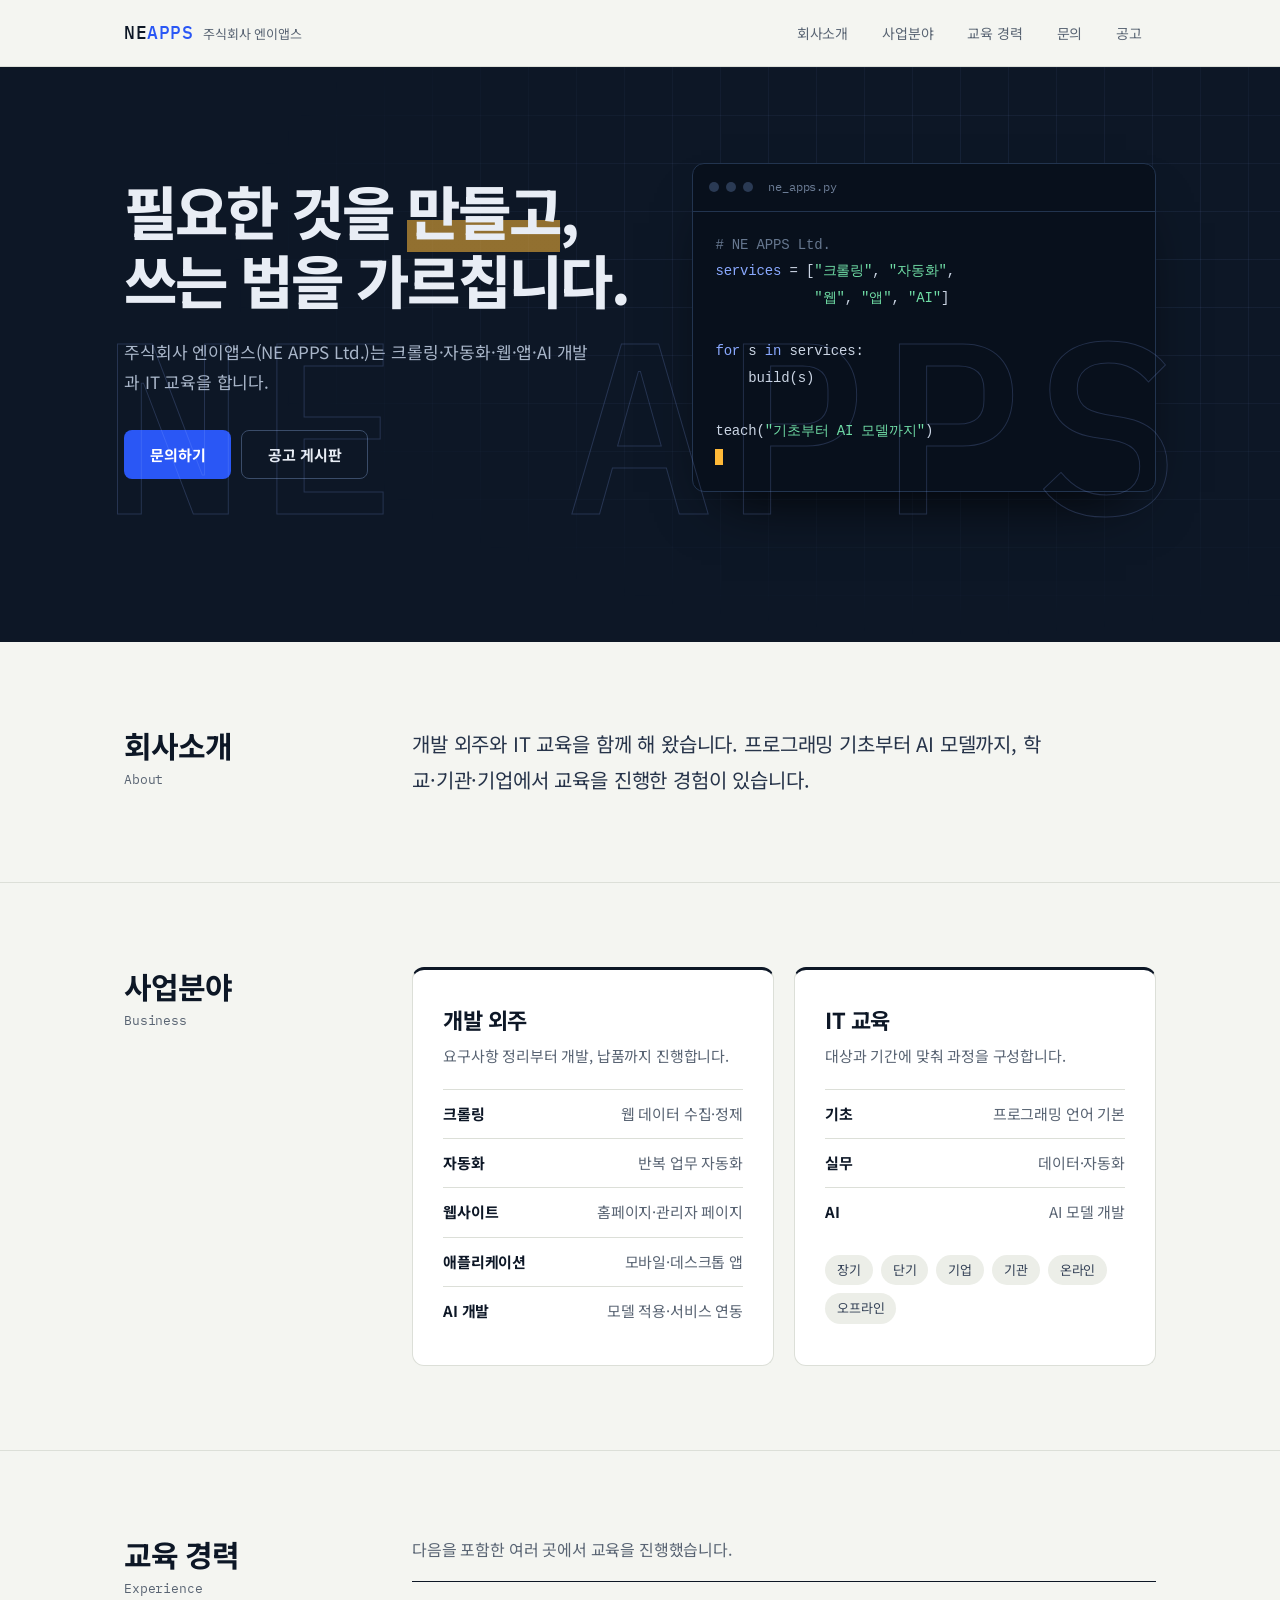
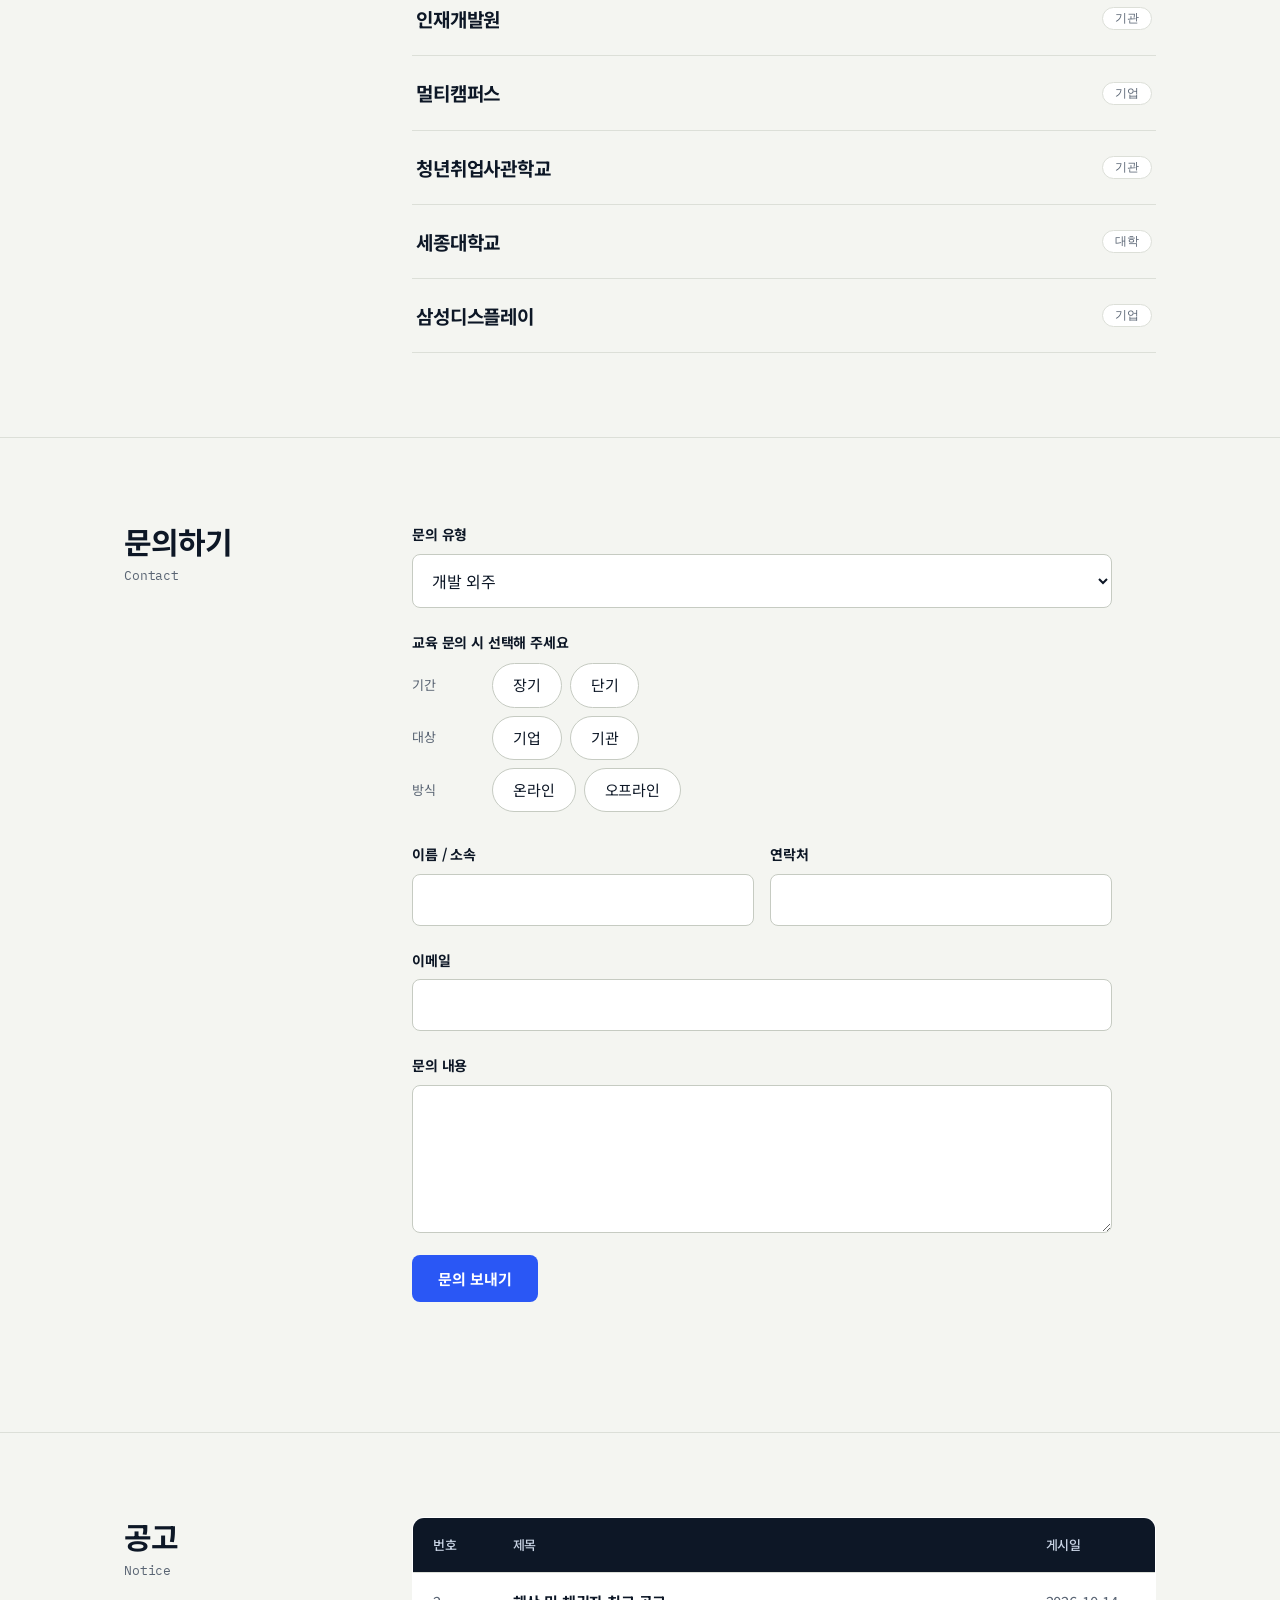
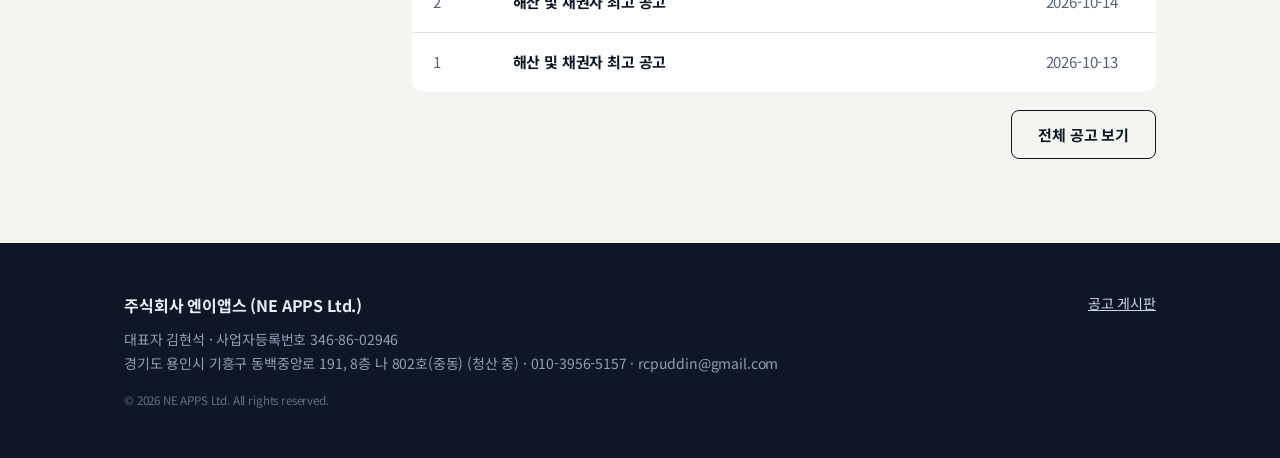
<file: index.html>
<!DOCTYPE html>
<html lang="ko">
<head>
<meta charset="utf-8">
<meta name="viewport" content="width=device-width, initial-scale=1">
<link rel="icon" href="data:image/svg+xml,%3Csvg xmlns=%27http://www.w3.org/2000/svg%27 viewBox=%270 0 32 32%27%3E%3Crect width=%2732%27 height=%2732%27 rx=%277%27 fill=%27%230d1726%27/%3E%3Ctext x=%2716%27 y=%2722%27 font-size=%2716%27 font-family=%27monospace%27 font-weight=%27bold%27 text-anchor=%27middle%27 fill=%27%238aa9ff%27%3ENE%3C/text%3E%3C/svg%3E">
<link rel="preconnect" href="https://fonts.googleapis.com">
<link rel="preconnect" href="https://fonts.gstatic.com" crossorigin>
<link href="https://fonts.googleapis.com/css2?family=Noto+Sans+KR:wght@400;500;700;800&family=IBM+Plex+Mono:wght@400;500&display=swap" rel="stylesheet">
<link rel="stylesheet" href="style.css">
<title>주식회사 엔이앱스 | NE APPS Ltd.</title>
<meta name="description" content="주식회사 엔이앱스(NE APPS Ltd.) - 크롤링, 자동화, 웹·앱, AI 개발 외주와 IT 교육">
</head>
<body data-page="home">
<header class="top" id="hdr"></header>
<main>
<div class="hero"><div class="wrap">
 <div>
  <h1>필요한 것을 <em>만들고</em>,<br>쓰는 법을 가르칩니다.</h1>
  <p>주식회사 엔이앱스(NE APPS Ltd.)는 크롤링·자동화·웹·앱·AI 개발과 IT 교육을 합니다.</p>
  <div class="btns"><a class="btn" href="#contact">문의하기</a><a class="btn ghost" href="notice.html">공고 게시판</a></div>
 </div>
 <div class="code" aria-hidden="true">
  <div class="bar"><span></span><span></span><span></span><em>ne_apps.py</em></div>
  <pre><span class="ln" style="--i:0"><span class="c"># NE APPS Ltd.</span></span><span class="ln" style="--i:1"><span class="k">services</span> = [<span class="s">"크롤링"</span>, <span class="s">"자동화"</span>,</span><span class="ln" style="--i:2">            <span class="s">"웹"</span>, <span class="s">"앱"</span>, <span class="s">"AI"</span>]</span><span class="ln" style="--i:3"> </span><span class="ln" style="--i:4"><span class="k">for</span> s <span class="k">in</span> services:</span><span class="ln" style="--i:5">    build(s)</span><span class="ln" style="--i:6"> </span><span class="ln" style="--i:7">teach(<span class="s">"기초부터 AI 모델까지"</span>)</span><span class="ln" style="--i:8"><span class="caret"></span></span></pre>
 </div>
 <div class="mark" aria-hidden="true">NE APPS</div>
</div></div>

<section class="sec" id="about"><div class="wrap split">
 <aside><h2>회사소개</h2><span>About</span></aside>
 <p class="lead">개발 외주와 IT 교육을 함께 해 왔습니다. 프로그래밍 기초부터 AI 모델까지, 학교·기관·기업에서 교육을 진행한 경험이 있습니다.</p>
</div></section>

<section class="sec" id="biz"><div class="wrap split">
 <aside><h2>사업분야</h2><span>Business</span></aside>
 <div class="cards">
  <div class="card"><h3>개발 외주</h3><p>요구사항 정리부터 개발, 납품까지 진행합니다.</p>
   <ul class="rows">
    <li><b>크롤링</b><span>웹 데이터 수집·정제</span></li>
    <li><b>자동화</b><span>반복 업무 자동화</span></li>
    <li><b>웹사이트</b><span>홈페이지·관리자 페이지</span></li>
    <li><b>애플리케이션</b><span>모바일·데스크톱 앱</span></li>
    <li><b>AI 개발</b><span>모델 적용·서비스 연동</span></li>
   </ul></div>
  <div class="card"><h3>IT 교육</h3><p>대상과 기간에 맞춰 과정을 구성합니다.</p>
   <ul class="rows">
    <li><b>기초</b><span>프로그래밍 언어 기본</span></li>
    <li><b>실무</b><span>데이터·자동화</span></li>
    <li><b>AI</b><span>AI 모델 개발</span></li>
   </ul>
   <div class="pills"><span>장기</span><span>단기</span><span>기업</span><span>기관</span><span>온라인</span><span>오프라인</span></div></div>
 </div>
</div></section>

<section class="sec" id="edu"><div class="wrap split">
 <aside><h2>교육 경력</h2><span>Experience</span></aside>
 <div>
  <p class="sub">다음을 포함한 여러 곳에서 교육을 진행했습니다.</p>
  <ul class="hist">
   <li>인재개발원<i>기관</i></li>
   <li>멀티캠퍼스<i>기업</i></li>
   <li>청년취업사관학교<i>기관</i></li>
   <li>세종대학교<i>대학</i></li>
   <li>삼성디스플레이<i>기업</i></li>
  </ul>
 </div>
</div></section>

<section class="sec" id="contact"><div class="wrap split">
 <aside><h2>문의하기</h2><span>Contact</span></aside>
 <form class="form" id="qf">
  <label class="fld">문의 유형
   <select class="in" name="type"><option>개발 외주</option><option>IT 교육</option><option>기타</option></select></label>
  <fieldset class="chips"><legend>교육 문의 시 선택해 주세요</legend>
   <div class="grp"><span class="t">기간</span>
    <label><input type="checkbox" name="k" value="장기"><span>장기</span></label>
    <label><input type="checkbox" name="k" value="단기"><span>단기</span></label></div>
   <div class="grp"><span class="t">대상</span>
    <label><input type="checkbox" name="k" value="기업"><span>기업</span></label>
    <label><input type="checkbox" name="k" value="기관"><span>기관</span></label></div>
   <div class="grp"><span class="t">방식</span>
    <label><input type="checkbox" name="k" value="온라인"><span>온라인</span></label>
    <label><input type="checkbox" name="k" value="오프라인"><span>오프라인</span></label></div>
  </fieldset>
  <div class="two">
   <label class="fld">이름 / 소속<input class="in" type="text" name="nm" required></label>
   <label class="fld">연락처<input class="in" type="tel" name="tel" required></label>
  </div>
  <label class="fld">이메일<input class="in" type="email" name="em" required></label>
  <label class="fld">문의 내용<textarea class="in" name="msg" rows="5" required></textarea></label>
  <div class="hp" aria-hidden="true"><input type="text" name="_gotcha" tabindex="-1" autocomplete="off"></div>
  <div><button class="btn" type="submit">문의 보내기</button></div>
  <p class="status" id="qst" role="status" aria-live="polite"></p>
 </form>
</div></section>

<section class="sec" id="board"><div class="wrap split">
 <aside><h2>공고</h2><span>Notice</span></aside>
 <div>
  <div id="notice-preview"></div>
  <div class="more"><span></span><a class="btn line" href="notice.html">전체 공고 보기</a></div>
 </div>
</div></section>
</main>
<footer class="foot" id="ftr"></footer>
<script src="site.js"></script>
<script src="main.js"></script>
</body>
</html>
</file>
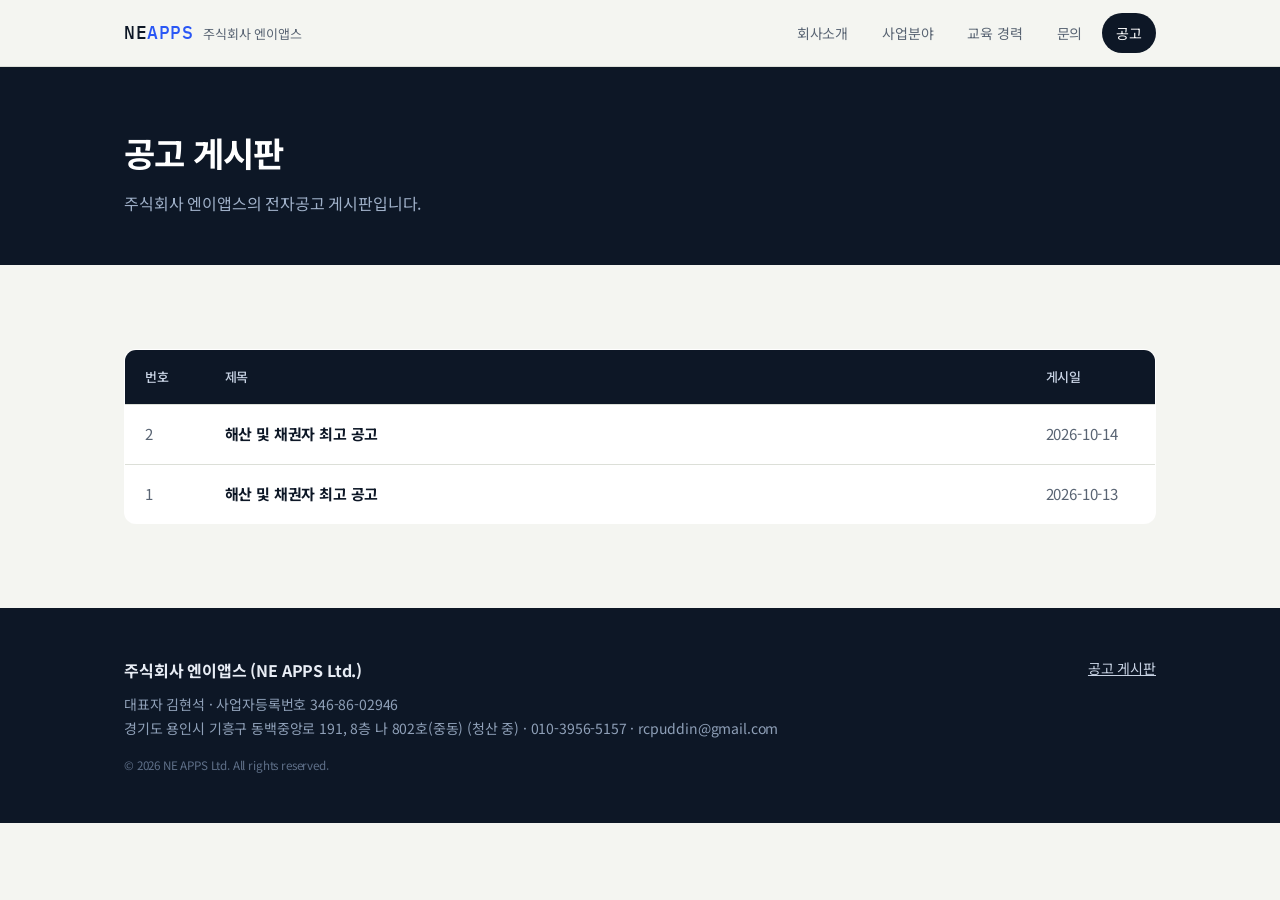
<file: notice.html>
<!DOCTYPE html>
<html lang="ko">
<head>
<meta charset="utf-8">
<meta name="viewport" content="width=device-width, initial-scale=1">
<link rel="icon" href="data:image/svg+xml,%3Csvg xmlns=%27http://www.w3.org/2000/svg%27 viewBox=%270 0 32 32%27%3E%3Crect width=%2732%27 height=%2732%27 rx=%277%27 fill=%27%230d1726%27/%3E%3Ctext x=%2716%27 y=%2722%27 font-size=%2716%27 font-family=%27monospace%27 font-weight=%27bold%27 text-anchor=%27middle%27 fill=%27%238aa9ff%27%3ENE%3C/text%3E%3C/svg%3E">
<link rel="preconnect" href="https://fonts.googleapis.com">
<link rel="preconnect" href="https://fonts.gstatic.com" crossorigin>
<link href="https://fonts.googleapis.com/css2?family=Noto+Sans+KR:wght@400;500;700;800&family=IBM+Plex+Mono:wght@400;500&display=swap" rel="stylesheet">
<link rel="stylesheet" href="style.css">
<title>공고 게시판 | 주식회사 엔이앱스 (NE APPS Ltd.)</title>
</head>
<body data-page="notice">
<header class="top" id="hdr"></header>
<main>
<div class="pagehead"><div class="wrap">
 <h1>공고 게시판</h1>
 <p>주식회사 엔이앱스의 전자공고 게시판입니다.</p>
</div></div>
<section class="sec"><div class="wrap">
 <div id="notice-root"><noscript>이 페이지는 자바스크립트를 켜야 볼 수 있습니다.</noscript></div>
</div></section>
</main>
<footer class="foot" id="ftr"></footer>
<script src="site.js"></script>
<script src="main.js"></script>
</body>
</html>
</file>
<file: style.css>
/* NE APPS Ltd. - 공통 스타일 */
:root{
 --ink:#0d1726;--ink2:#15253d;--paper:#f4f5f1;--card:#fff;--line:#dcdfd8;--mut:#596473;
 --ac:#2a57f5;--ac2:#8aa9ff;--amber:#ffb938;--r:12px;
 --sans:"Noto Sans KR","Apple SD Gothic Neo","Malgun Gothic",sans-serif;
 --mono:"IBM Plex Mono",ui-monospace,Consolas,monospace;
}
*{box-sizing:border-box}
html{scroll-behavior:smooth;scroll-padding-top:76px}
body{margin:0;background:var(--paper);color:var(--ink);font:400 16px/1.75 var(--sans);letter-spacing:-.01em;-webkit-font-smoothing:antialiased}
a{color:inherit}
:focus-visible{outline:2px solid var(--ac);outline-offset:3px}
.wrap{max-width:1080px;margin:0 auto;padding:0 24px}

/* header */
.top{position:sticky;top:0;z-index:20;background:rgba(244,245,241,.9);backdrop-filter:blur(10px);border-bottom:1px solid var(--line)}
.top .wrap{display:flex;align-items:center;justify-content:space-between;height:66px;gap:16px}
.logo{display:flex;align-items:baseline;gap:10px;text-decoration:none;white-space:nowrap}
.logo b{font:500 18px var(--mono);letter-spacing:.03em}
.logo b i{font-style:normal;color:var(--ac)}
.logo small{color:var(--mut);font-size:13px}
.gnb{display:flex;gap:6px;overflow-x:auto}
.gnb a{padding:8px 14px;border-radius:99px;text-decoration:none;font-size:14px;color:var(--mut);white-space:nowrap;transition:background .15s,color .15s}
.gnb a:hover{background:#e8eae4;color:var(--ink)}
.gnb a[aria-current]{background:var(--ink);color:#fff}

/* buttons */
.btn{display:inline-flex;align-items:center;gap:8px;padding:13px 26px;border-radius:8px;background:var(--ac);color:#fff;font:700 15px var(--sans);border:0;text-decoration:none;cursor:pointer;transition:transform .15s,background .15s}
.btn:hover{background:#1e46d6;transform:translateY(-1px)}
.btn.ghost{background:transparent;border:1px solid #3a4c69;color:#e8edf5}
.btn.ghost:hover{background:rgba(255,255,255,.06)}
.btn.line{background:transparent;border:1px solid var(--ink);color:var(--ink)}
.btn.line:hover{background:var(--ink);color:#fff}

/* hero */
.hero{position:relative;background:var(--ink);color:#e8edf5;overflow:hidden;padding:96px 0 150px}
.hero:before{content:"";position:absolute;inset:0;background-image:linear-gradient(rgba(138,169,255,.09) 1px,transparent 1px),linear-gradient(90deg,rgba(138,169,255,.09) 1px,transparent 1px);background-size:48px 48px;-webkit-mask-image:radial-gradient(ellipse 80% 90% at 75% 35%,#000 15%,transparent 72%);mask-image:radial-gradient(ellipse 80% 90% at 75% 35%,#000 15%,transparent 72%)}
.hero .wrap{position:relative;display:grid;grid-template-columns:1.05fr .95fr;gap:56px;align-items:center}
.hero h1{margin:0 0 22px;font-size:clamp(34px,5.4vw,58px);line-height:1.2;font-weight:800;letter-spacing:-.035em}
.hero h1 em{font-style:normal;background:linear-gradient(transparent 62%,rgba(255,185,56,.55) 62%)}
.hero p{margin:0 0 34px;color:#a9b6c9;max-width:470px;font-size:17px}
.hero .btns{display:flex;flex-wrap:wrap;gap:10px}
.mark{position:absolute;left:0;right:0;bottom:-.22em;text-align:center;font:500 clamp(80px,19vw,250px)/1 var(--mono);letter-spacing:.04em;color:transparent;-webkit-text-stroke:1px rgba(138,169,255,.2);white-space:nowrap;pointer-events:none;user-select:none}

/* code panel: 페이지 로드 시 한 번만 순서대로 나타남 */
.code{background:#08101c;border:1px solid #22344f;border-radius:var(--r);box-shadow:0 30px 60px -30px #000;overflow:hidden;font:400 14px/1.9 var(--mono)}
.code .bar{display:flex;align-items:center;gap:7px;padding:12px 16px;border-bottom:1px solid #22344f;color:#6c7d96;font-size:12px}
.code .bar span{width:10px;height:10px;border-radius:50%;background:#2a3a54}
.code .bar em{font-style:normal;margin-left:8px}
.code pre{margin:0;padding:20px 22px;overflow-x:auto;color:#cbd5e4;min-height:250px}
.code .ln{display:block;opacity:0;animation:ln .01s forwards;animation-delay:calc(var(--i) * .38s + .3s)}
.code .k{color:#8aa9ff}.code .s{color:#6fdca5}.code .c{color:#66778f}
.code .caret{display:inline-block;width:8px;height:1.1em;background:var(--amber);vertical-align:-3px;animation:bl 1s steps(1) infinite}
@keyframes ln{to{opacity:1}}
@keyframes bl{50%{opacity:0}}

/* sections */
.sec{padding:84px 0}
.sec+.sec{border-top:1px solid var(--line)}
.split{display:grid;grid-template-columns:240px 1fr;gap:48px}
.split>aside{position:sticky;top:96px;align-self:start}
.split h2{margin:0;font-size:30px;letter-spacing:-.035em;line-height:1.3}
.split aside span{display:block;margin-top:6px;font:400 13px var(--mono);color:var(--mut)}
.lead{margin:0;font-size:20px;line-height:1.8;color:#27344a;max-width:640px}

.cards{display:grid;grid-template-columns:repeat(auto-fit,minmax(290px,1fr));gap:20px}
.card{background:var(--card);border:1px solid var(--line);border-radius:var(--r);padding:30px;border-top:3px solid var(--ink);transition:border-color .2s,box-shadow .2s}
.card:hover{border-top-color:var(--ac);box-shadow:0 18px 36px -24px rgba(13,23,38,.35)}
.card h3{margin:0 0 4px;font-size:22px;letter-spacing:-.02em}
.card>p{margin:0 0 20px;color:var(--mut);font-size:15px}
.rows{list-style:none;margin:0;padding:0}
.rows li{display:flex;justify-content:space-between;gap:16px;padding:11px 0;border-top:1px solid var(--line);font-size:15px}
.rows b{font-weight:700;white-space:nowrap}
.rows span{color:var(--mut);text-align:right}
.pills{display:flex;flex-wrap:wrap;gap:8px;margin-top:18px}
.pills span{font-size:13px;padding:4px 12px;border-radius:99px;background:#eceee8;color:#364358}

.hist{list-style:none;margin:0;padding:0;border-top:1px solid var(--ink)}
.hist li{display:flex;align-items:center;justify-content:space-between;gap:16px;padding:20px 4px;border-bottom:1px solid var(--line);font-size:19px;font-weight:700;transition:padding .2s,background .2s}
.hist li:hover{padding-left:16px;background:#ebede7}
.hist i{font:400 12px var(--mono);font-style:normal;color:var(--mut);border:1px solid var(--line);border-radius:99px;padding:2px 12px;background:var(--card)}
.sub{margin:0 0 18px;color:var(--mut)}

/* form */
.form{display:grid;gap:22px;max-width:700px}
.fld{display:grid;gap:7px;font-weight:700;font-size:14px}
.in{width:100%;font:400 16px var(--sans);padding:13px 15px;border:1px solid #c6cbc2;border-radius:8px;background:#fff;color:var(--ink);transition:border-color .15s,box-shadow .15s}
.in:focus{outline:none;border-color:var(--ac);box-shadow:0 0 0 4px rgba(42,87,245,.14)}
.two{display:grid;grid-template-columns:1fr 1fr;gap:16px}
.chips{border:0;margin:0;padding:0}
.chips legend{padding:0;margin-bottom:9px;font-weight:700;font-size:14px}
.chips .grp{display:flex;flex-wrap:wrap;gap:8px;align-items:center;margin-bottom:8px}
.chips .t{width:72px;font-size:13px;color:var(--mut)}
.chips label{cursor:pointer}
.chips input{position:absolute;opacity:0;pointer-events:none}
.chips label span{display:inline-block;padding:8px 20px;border:1px solid #c6cbc2;border-radius:99px;background:#fff;font-size:15px;transition:all .15s}
.chips label:hover span{border-color:var(--ink)}
.chips input:checked+span{background:var(--ink);border-color:var(--ink);color:#fff}
.chips input:focus-visible+span{outline:2px solid var(--ac);outline-offset:2px}

/* board */
.tbl{width:100%;border-collapse:collapse;background:var(--card);border:1px solid var(--line);border-radius:var(--r);overflow:hidden}
.tbl th,.tbl td{padding:16px 20px;text-align:left;border-bottom:1px solid var(--line);font-size:15px}
.tbl th{background:var(--ink);color:#c8d3e4;font-weight:500;font-size:13px}
.tbl tr:last-child td{border-bottom:0}
.tbl tbody tr:hover{background:#f0f2ed}
.tbl .n,.tbl .d{color:var(--mut);white-space:nowrap}
.tbl .n{width:80px}.tbl .d{width:130px}
.tbl a{font-weight:700;text-decoration:none}
.tbl a:hover{color:var(--ac)}
.empty{padding:40px;text-align:center;color:var(--mut);background:var(--card);border:1px dashed var(--line);border-radius:var(--r)}
.notice{background:var(--card);border:1px solid var(--line);border-radius:var(--r);overflow:hidden;max-width:820px}
.notice .hd{padding:30px 40px;background:var(--ink);color:#fff}
.notice h1{margin:0 0 8px;font-size:26px;letter-spacing:-.025em;line-height:1.4}
.notice .meta{color:#9fb0c8;font-size:14px;display:flex;flex-wrap:wrap;gap:6px 22px}
.notice .bd{padding:36px 40px}
.notice .bd p{margin:0 0 16px}
.notice .sign{text-align:right;margin-top:34px;font-weight:700}
.act{display:flex;gap:10px;margin-top:22px;flex-wrap:wrap}
.pagehead{background:var(--ink);color:#fff;padding:56px 0 48px}
.pagehead h1{margin:0;font-size:34px;letter-spacing:-.03em}
.pagehead p{margin:6px 0 0;color:#9fb0c8}
.more{display:flex;justify-content:space-between;align-items:center;margin-top:18px}

/* footer */
.foot{background:var(--ink);color:#8fa0b8;padding:48px 0;font-size:14px}
.foot .wrap{display:flex;justify-content:space-between;gap:24px;flex-wrap:wrap}
.foot b{display:block;color:#e8edf5;font-size:16px;margin-bottom:8px}
.foot small{display:block;margin-top:14px;color:#5f7089}

@media(max-width:820px){
 .hero{padding:60px 0 110px}.hero .wrap{grid-template-columns:1fr;gap:40px}
 .split{grid-template-columns:1fr;gap:20px}.split>aside{position:static}
 .sec{padding:56px 0}.two{grid-template-columns:1fr}.logo small{display:none}
 .notice .hd,.notice .bd{padding:24px}.tbl .d{display:none}
}
@media(prefers-reduced-motion:reduce){html{scroll-behavior:auto}.code .ln{animation:none;opacity:1}.caret{animation:none}.btn,.card,.hist li{transition:none}}
@media print{.top,.foot,.act,.pagehead{display:none}body{background:#fff}.notice{border:0}.notice .hd{background:#fff;color:#000;border-bottom:2px solid #000}.notice .meta{color:#333}}

/* static version additions */
.hp{position:absolute;left:-9999px;width:1px;height:1px;overflow:hidden}
.status{margin:0;font-size:15px;min-height:1.6em}
.status.ok{color:#127a4a;font-weight:700}
.status.err{color:#b3261e;font-weight:700}
.btn[disabled]{opacity:.6;cursor:wait;transform:none}
.foot a{color:#c8d3e4}
</file>
